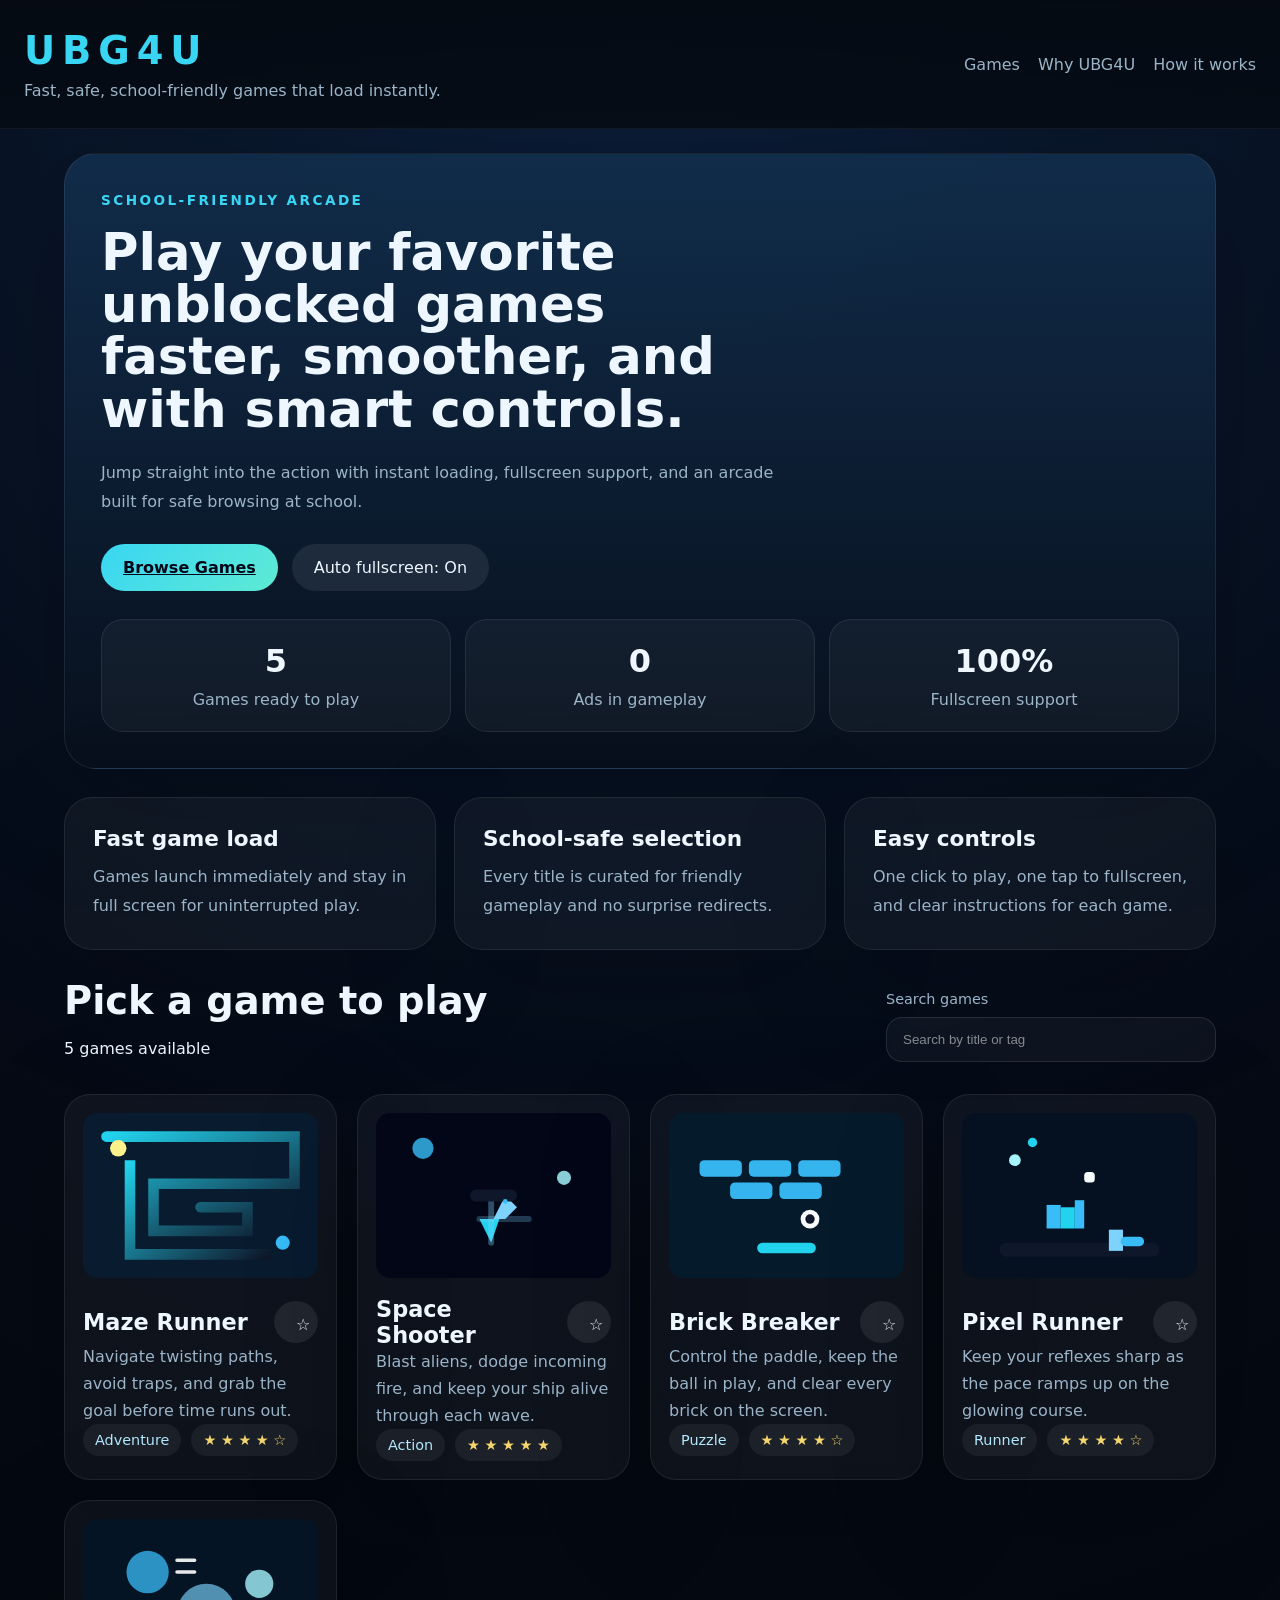
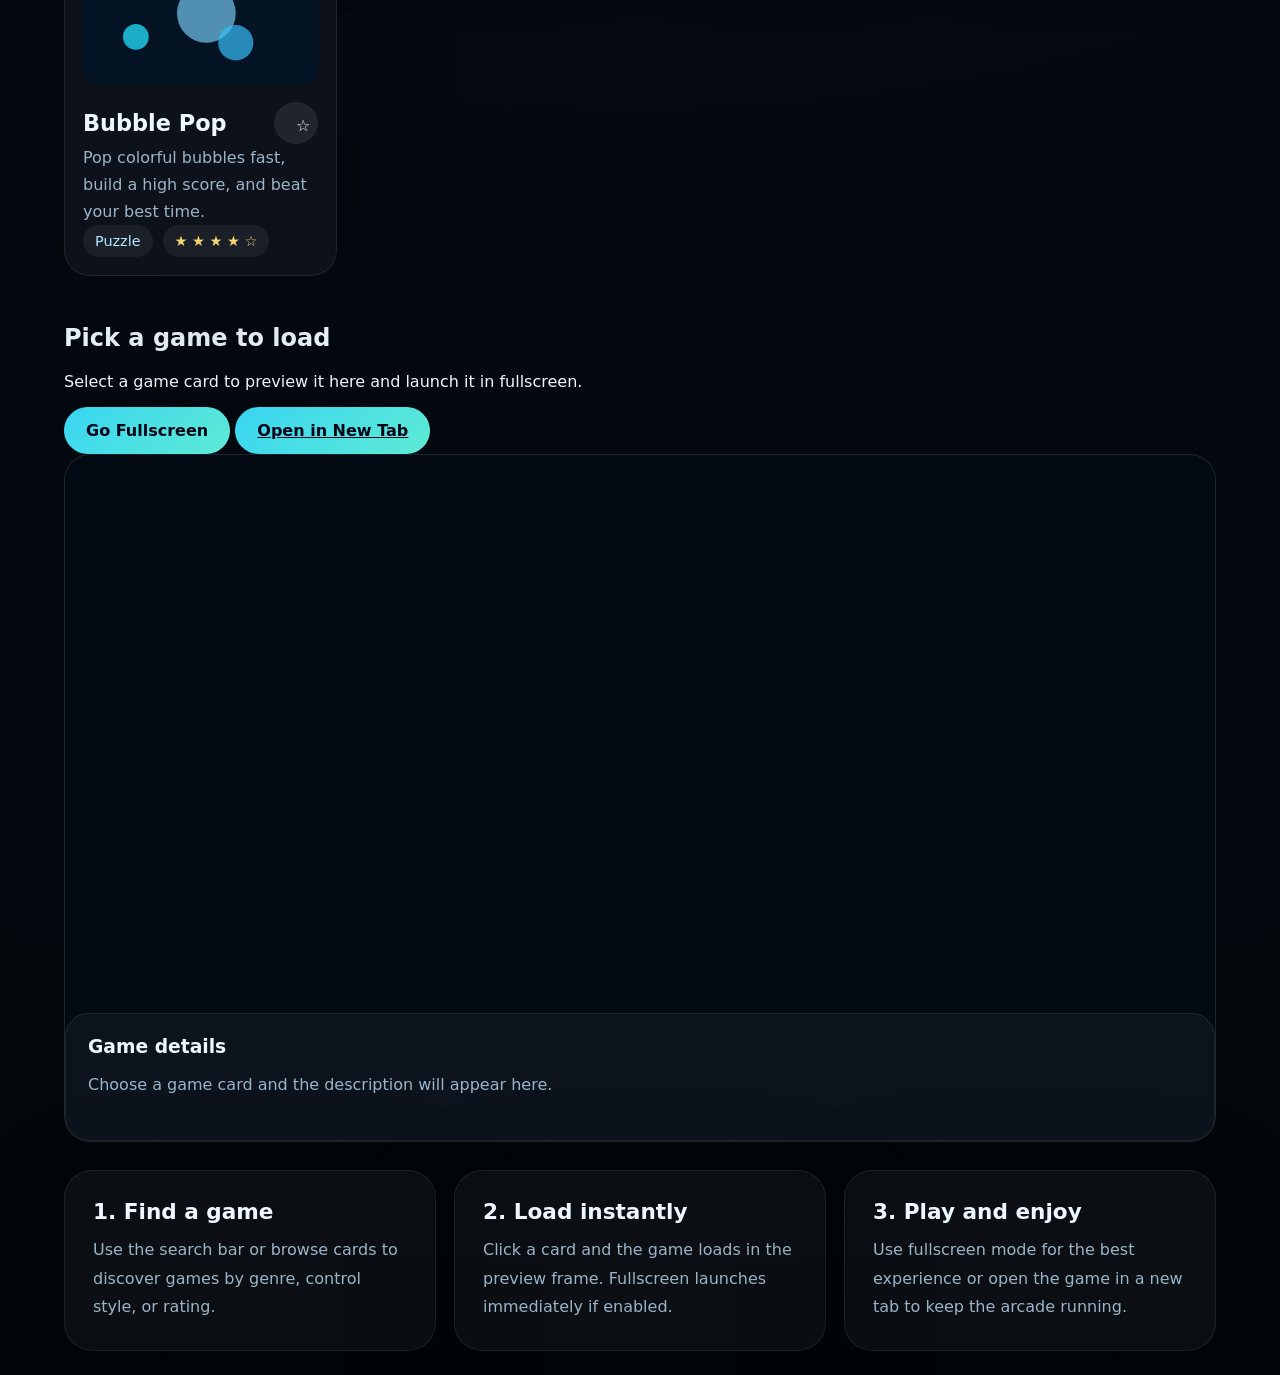
<file: index.html>
<!DOCTYPE html>
<html lang="en">
  <head>
    <meta charset="UTF-8" />
    <meta name="viewport" content="width=device-width, initial-scale=1.0" />
    <title>UBG4U Arcade</title>
    <link rel="stylesheet" href="styles.css" />
  </head>
  <body>
    <header class="site-header">
      <div class="brand">
        <span class="brand-logo">UBG4U</span>
        <p class="brand-tag">Fast, safe, school-friendly games that load instantly.</p>
      </div>
      <nav class="main-nav">
        <a href="#games">Games</a>
        <a href="#features">Why UBG4U</a>
        <a href="#howto">How it works</a>
      </nav>
    </header>

    <main class="content">
      <section class="hero">
        <div class="hero-copy">
          <span class="eyebrow">SCHOOL-FRIENDLY ARCADE</span>
          <h1>Play your favorite unblocked games faster, smoother, and with smart controls.</h1>
          <p>Jump straight into the action with instant loading, fullscreen support, and an arcade built for safe browsing at school.</p>
          <div class="hero-actions">
            <a href="#games" class="primary-btn">Browse Games</a>
            <button id="toggleAutoFullscreen" class="secondary-btn">Auto fullscreen: On</button>
          </div>
        </div>
        <div class="hero-stats">
          <div class="stat-card">
            <span class="stat-value">5</span>
            <p>Games ready to play</p>
          </div>
          <div class="stat-card">
            <span class="stat-value">0</span>
            <p>Ads in gameplay</p>
          </div>
          <div class="stat-card">
            <span class="stat-value">100%</span>
            <p>Fullscreen support</p>
          </div>
        </div>
      </section>

      <section class="features" id="features">
        <div class="feature-card">
          <h3>Fast game load</h3>
          <p>Games launch immediately and stay in full screen for uninterrupted play.</p>
        </div>
        <div class="feature-card">
          <h3>School-safe selection</h3>
          <p>Every title is curated for friendly gameplay and no surprise redirects.</p>
        </div>
        <div class="feature-card">
          <h3>Easy controls</h3>
          <p>One click to play, one tap to fullscreen, and clear instructions for each game.</p>
        </div>
      </section>

      <section class="game-hub" id="games">
        <div class="games-header">
          <div>
            <h2>Pick a game to play</h2>
            <p class="section-note" id="gameCount">5 games available</p>
          </div>
          <div class="search-group">
            <label class="search-label" for="gameSearch">Search games</label>
            <input id="gameSearch" type="search" placeholder="Search by title or tag" autocomplete="off" />
          </div>
        </div>

        <div class="cards" id="gameCards">
          <div class="game-card" data-game="games/maze-runner.html" data-title="Maze Runner" data-desc="Race through the maze with arrow keys and reach the star." data-tags="Adventure,Keyboard">
            <img class="game-thumb" src="images/maze-runner.svg" alt="Maze Runner thumbnail" />
            <div class="card-copy">
              <div class="card-title-group">
                <h3>Maze Runner</h3>
                <button class="favorite-btn" aria-label="Add Maze Runner to favorites">☆</button>
              </div>
              <p>Navigate twisting paths, avoid traps, and grab the goal before time runs out.</p>
              <div class="card-meta">
                <span class="tag">Adventure</span>
                <span class="rating">★ ★ ★ ★ ☆</span>
              </div>
            </div>
          </div>

          <div class="game-card" data-game="games/space-shooter.html" data-title="Space Shooter" data-desc="Pilot your ship, shoot enemies, and survive the waves." data-tags="Action,Mouse">
            <img class="game-thumb" src="images/space-shooter.svg" alt="Space Shooter thumbnail" />
            <div class="card-copy">
              <div class="card-title-group">
                <h3>Space Shooter</h3>
                <button class="favorite-btn" aria-label="Add Space Shooter to favorites">☆</button>
              </div>
              <p>Blast aliens, dodge incoming fire, and keep your ship alive through each wave.</p>
              <div class="card-meta">
                <span class="tag">Action</span>
                <span class="rating">★ ★ ★ ★ ★</span>
              </div>
            </div>
          </div>

          <div class="game-card" data-game="games/brick-breaker.html" data-title="Brick Breaker" data-desc="Bounce the ball, crush bricks, and stay in the game." data-tags="Puzzle,Keyboard">
            <img class="game-thumb" src="images/brick-breaker.svg" alt="Brick Breaker thumbnail" />
            <div class="card-copy">
              <div class="card-title-group">
                <h3>Brick Breaker</h3>
                <button class="favorite-btn" aria-label="Add Brick Breaker to favorites">☆</button>
              </div>
              <p>Control the paddle, keep the ball in play, and clear every brick on the screen.</p>
              <div class="card-meta">
                <span class="tag">Puzzle</span>
                <span class="rating">★ ★ ★ ★ ☆</span>
              </div>
            </div>
          </div>

          <div class="game-card" data-game="games/pixel-runner.html" data-title="Pixel Runner" data-desc="Dodge obstacles as the runner speeds down the neon track." data-tags="Runner,Keyboard">
            <img class="game-thumb" src="images/pixel-runner.svg" alt="Pixel Runner thumbnail" />
            <div class="card-copy">
              <div class="card-title-group">
                <h3>Pixel Runner</h3>
                <button class="favorite-btn" aria-label="Add Pixel Runner to favorites">☆</button>
              </div>
              <p>Keep your reflexes sharp as the pace ramps up on the glowing course.</p>
              <div class="card-meta">
                <span class="tag">Runner</span>
                <span class="rating">★ ★ ★ ★ ☆</span>
              </div>
            </div>
          </div>

          <div class="game-card" data-game="games/bubble-pop.html" data-title="Bubble Pop" data-desc="Click the bubbles before time runs out to earn points." data-tags="Puzzle,Mouse">
            <img class="game-thumb" src="images/bubble-pop.svg" alt="Bubble Pop thumbnail" />
            <div class="card-copy">
              <div class="card-title-group">
                <h3>Bubble Pop</h3>
                <button class="favorite-btn" aria-label="Add Bubble Pop to favorites">☆</button>
              </div>
              <p>Pop colorful bubbles fast, build a high score, and beat your best time.</p>
              <div class="card-meta">
                <span class="tag">Puzzle</span>
                <span class="rating">★ ★ ★ ★ ☆</span>
              </div>
            </div>
          </div>
        </div>
      </section>

      <section class="game-area">
        <div class="game-header">
          <div>
            <h2 id="selected-game">Pick a game to load</h2>
            <p class="game-subtitle">Select a game card to preview it here and launch it in fullscreen.</p>
          </div>
          <div class="action-group">
            <button id="fullscreenBtn" class="action-btn" disabled>Go Fullscreen</button>
            <a id="openTabBtn" class="action-link" href="#" target="_blank" rel="noopener noreferrer">Open in New Tab</a>
          </div>
        </div>
        <div class="game-preview" id="gameFrameContainer">
          <iframe id="gameFrame" src="" title="Game preview"></iframe>
          <div class="game-details">
            <h3>Game details</h3>
            <p id="selected-game-desc">Choose a game card and the description will appear here.</p>
            <ul class="game-info" id="selected-game-tags"></ul>
          </div>
        </div>
      </section>

      <section class="howto" id="howto">
        <div class="howto-card">
          <h3>1. Find a game</h3>
          <p>Use the search bar or browse cards to discover games by genre, control style, or rating.</p>
        </div>
        <div class="howto-card">
          <h3>2. Load instantly</h3>
          <p>Click a card and the game loads in the preview frame. Fullscreen launches immediately if enabled.</p>
        </div>
        <div class="howto-card">
          <h3>3. Play and enjoy</h3>
          <p>Use fullscreen mode for the best experience or open the game in a new tab to keep the arcade running.</p>
        </div>
      </section>
    </main>

    <script src="script.js"></script>
  </body>
</html>
</file>
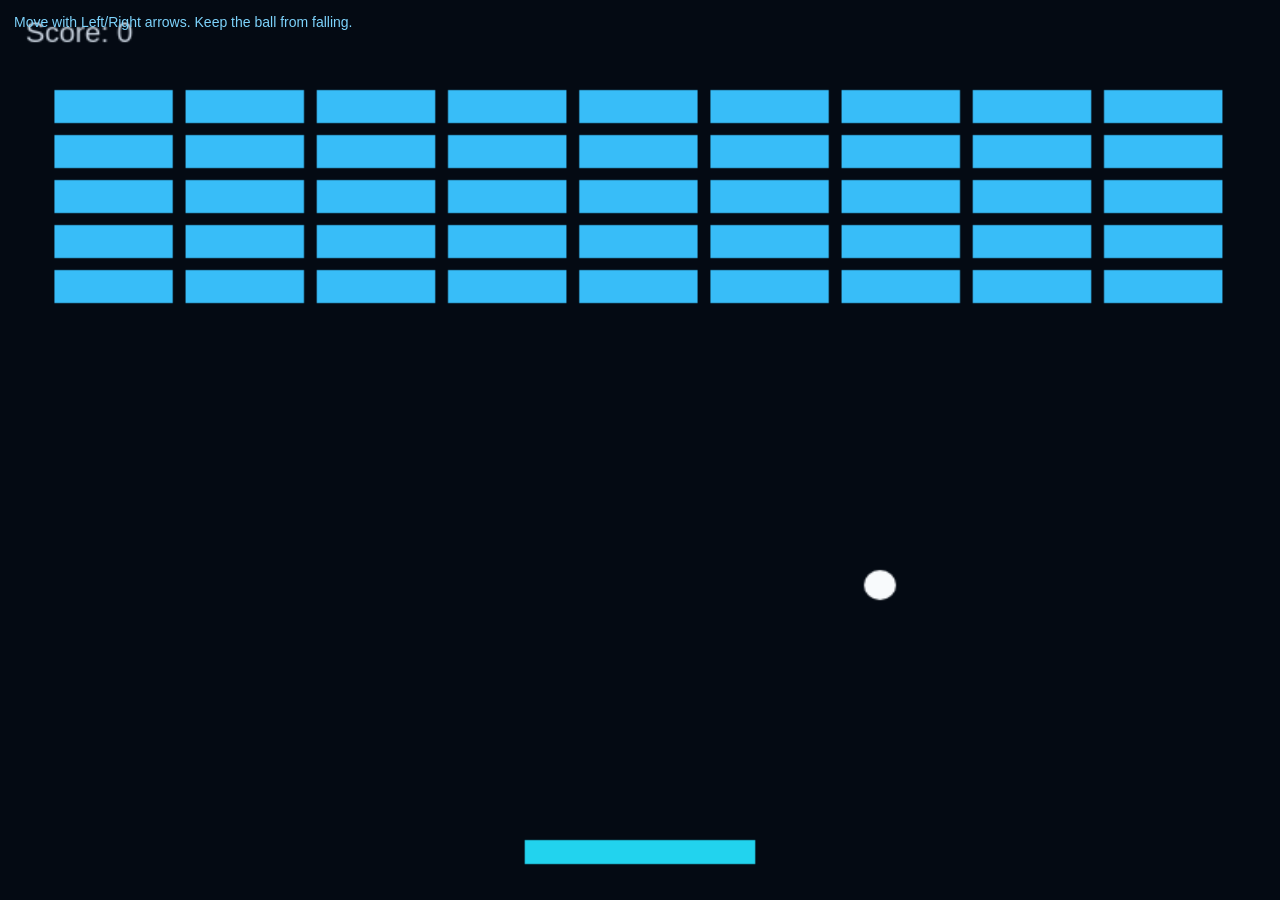
<file: games/brick-breaker.html>
<!DOCTYPE html>
<html lang="en">
  <head>
    <meta charset="UTF-8" />
    <meta name="viewport" content="width=device-width, initial-scale=1.0" />
    <title>Brick Breaker</title>
    <style>
      body {
        margin: 0;
        overflow: hidden;
        background: radial-gradient(circle at top, #081b2f 0%, #04090f 90%);
        color: #f8fafc;
        font-family: Inter, sans-serif;
      }
      #info {
        position: absolute;
        top: 14px;
        left: 14px;
        color: #7dd3fc;
        font-size: 14px;
      }
      canvas {
        display: block;
        width: 100vw;
        height: 100vh;
      }
    </style>
  </head>
  <body>
    <div id="info">Move with Left/Right arrows. Keep the ball from falling.</div>
    <canvas id="game"></canvas>
    <script>
      const canvas = document.getElementById('game');
      const ctx = canvas.getContext('2d');
      const width = 800;
      const height = 600;
      canvas.width = width;
      canvas.height = height;

      const paddle = { x: width / 2 - 72, y: height - 40, w: 144, h: 16, speed: 8 };
      const ball = { x: width / 2, y: height - 60, vx: 5, vy: -5, r: 10 };
      const bricks = [];
      const rows = 5;
      const cols = 9;
      const brickW = 74;
      const brickH = 22;
      let score = 0;
      let gameOver = false;
      let keys = {};

      for (let row = 0; row < rows; row++) {
        for (let col = 0; col < cols; col++) {
          bricks.push({ x: 34 + col * (brickW + 8), y: 60 + row * (brickH + 8), alive: true });
        }
      }

      window.addEventListener('keydown', (e) => { keys[e.key] = true; });
      window.addEventListener('keyup', (e) => { keys[e.key] = false; });

      function update() {
        if (keys.ArrowLeft) paddle.x -= paddle.speed;
        if (keys.ArrowRight) paddle.x += paddle.speed;
        paddle.x = Math.max(0, Math.min(width - paddle.w, paddle.x));

        ball.x += ball.vx;
        ball.y += ball.vy;

        if (ball.x < ball.r || ball.x > width - ball.r) ball.vx *= -1;
        if (ball.y < ball.r) ball.vy *= -1;
        if (ball.y > height - ball.r) gameOver = true;

        if (
          ball.x > paddle.x &&
          ball.x < paddle.x + paddle.w &&
          ball.y + ball.r > paddle.y &&
          ball.y - ball.r < paddle.y + paddle.h
        ) {
          ball.vy *= -1;
          ball.y = paddle.y - ball.r;
        }

        bricks.forEach((brick) => {
          if (!brick.alive) return;
          if (
            ball.x > brick.x &&
            ball.x < brick.x + brickW &&
            ball.y - ball.r < brick.y + brickH &&
            ball.y + ball.r > brick.y
          ) {
            brick.alive = false;
            ball.vy *= -1;
            score += 15;
          }
        });
      }

      function draw() {
        ctx.fillStyle = '#040a13';
        ctx.fillRect(0, 0, width, height);

        bricks.forEach((brick) => {
          if (!brick.alive) return;
          ctx.fillStyle = '#38bdf8';
          ctx.fillRect(brick.x, brick.y, brickW, brickH);
        });

        ctx.fillStyle = '#22d3ee';
        ctx.fillRect(paddle.x, paddle.y, paddle.w, paddle.h);

        ctx.fillStyle = '#f8fafc';
        ctx.beginPath();
        ctx.arc(ball.x, ball.y, ball.r, 0, Math.PI * 2);
        ctx.fill();

        ctx.fillStyle = '#cbd5e1';
        ctx.font = '18px Inter, sans-serif';
        ctx.fillText('Score: ' + score, 16, 28);

        if (gameOver) {
          ctx.fillStyle = '#fde047';
          ctx.font = '32px Inter, sans-serif';
          ctx.fillText('Game Over! Refresh to try again.', 180, height / 2);
          return;
        }

        if (bricks.every((brick) => !brick.alive)) {
          ctx.fillStyle = '#a5f3fc';
          ctx.font = '32px Inter, sans-serif';
          ctx.fillText('You cleared the wall! Refresh to play again.', 120, height / 2);
          return;
        }

        update();
        requestAnimationFrame(draw);
      }

      draw();
    </script>
  </body>
</html>
</file>
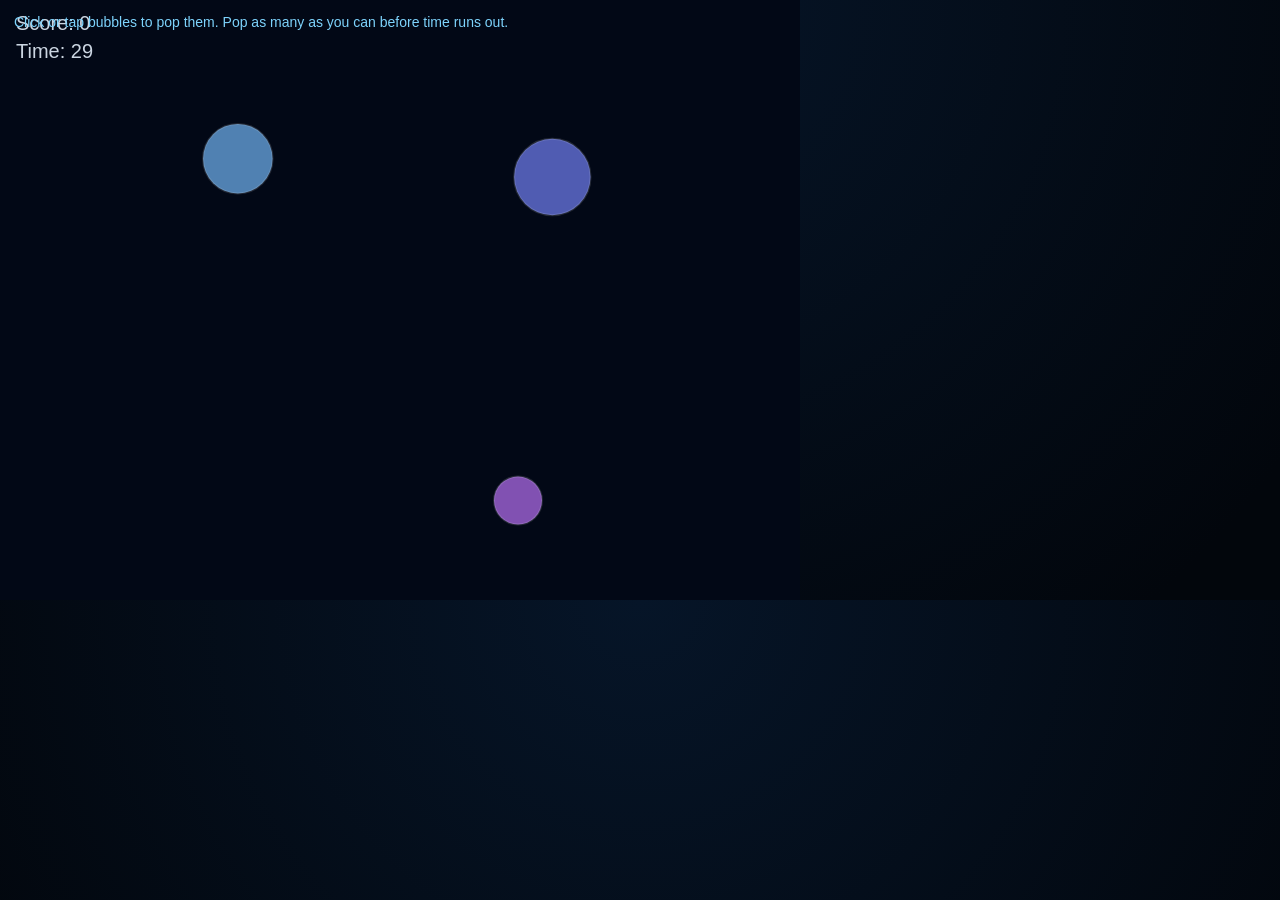
<file: games/bubble-pop.html>
<!DOCTYPE html>
<html lang="en">
  <head>
    <meta charset="UTF-8" />
    <meta name="viewport" content="width=device-width, initial-scale=1.0" />
    <title>Bubble Pop</title>
    <style>
      body {
        margin: 0;
        overflow: hidden;
        background: radial-gradient(circle at top, #061528 0%, #02060c 90%);
        color: #f8fafc;
        font-family: Inter, sans-serif;
      }
      #info {
        position: absolute;
        top: 14px;
        left: 14px;
        font-size: 14px;
        color: #7dd3fc;
      }
      canvas {
        display: block;
      }
    </style>
  </head>
  <body>
    <div id="info">Click or tap bubbles to pop them. Pop as many as you can before time runs out.</div>
    <canvas id="game"></canvas>
    <script>
      const canvas = document.getElementById('game');
      const ctx = canvas.getContext('2d');
      const width = 800;
      const height = 600;
      canvas.width = width;
      canvas.height = height;

      const bubbles = [];
      let score = 0;
      let timeLeft = 30;
      let lastSpawn = 0;
      let lastTime = Date.now();
      let active = true;

      function spawnBubble() {
        const radius = Math.random() * 22 + 18;
        bubbles.push({
          x: Math.random() * (width - radius * 2) + radius,
          y: Math.random() * (height - radius * 2) + radius + 60,
          r: radius,
          hue: Math.floor(Math.random() * 360)
        });
      }

      function updateTimer() {
        const now = Date.now();
        const delta = (now - lastTime) / 1000;
        if (!active) return;
        lastTime = now;
        timeLeft = Math.max(0, timeLeft - delta);
        if (timeLeft <= 0) active = false;
      }

      canvas.addEventListener('pointerdown', (e) => {
        if (!active) return;
        const rect = canvas.getBoundingClientRect();
        const x = ((e.clientX - rect.left) / rect.width) * width;
        const y = ((e.clientY - rect.top) / rect.height) * height;
        for (let i = bubbles.length - 1; i >= 0; i--) {
          const bubble = bubbles[i];
          const dist = Math.hypot(bubble.x - x, bubble.y - y);
          if (dist < bubble.r) {
            bubbles.splice(i, 1);
            score += Math.ceil(30 - bubble.r / 2);
            break;
          }
        }
      });

      function draw() {
        ctx.fillStyle = '#020816';
        ctx.fillRect(0, 0, width, height);

        if (active && Date.now() - lastSpawn > 700) {
          spawnBubble();
          lastSpawn = Date.now();
        }

        bubbles.forEach((bubble) => {
          ctx.fillStyle = `hsla(${bubble.hue}, 85%, 70%, 0.7)`;
          ctx.beginPath();
          ctx.arc(bubble.x, bubble.y, bubble.r, 0, Math.PI * 2);
          ctx.fill();
          ctx.strokeStyle = '#ffffff22';
          ctx.lineWidth = 2;
          ctx.stroke();
        });

        ctx.fillStyle = '#cbd5e1';
        ctx.font = '20px Inter, sans-serif';
        ctx.fillText('Score: ' + score, 16, 30);
        ctx.fillText('Time: ' + Math.ceil(timeLeft), 16, 58);

        if (!active) {
          ctx.fillStyle = '#fde047';
          ctx.font = '32px Inter, sans-serif';
          ctx.fillText('Time is up! Refresh to play again.', 100, height / 2);
          return;
        }

        updateTimer();
        requestAnimationFrame(draw);
      }

      draw();
    </script>
  </body>
</html>
</file>
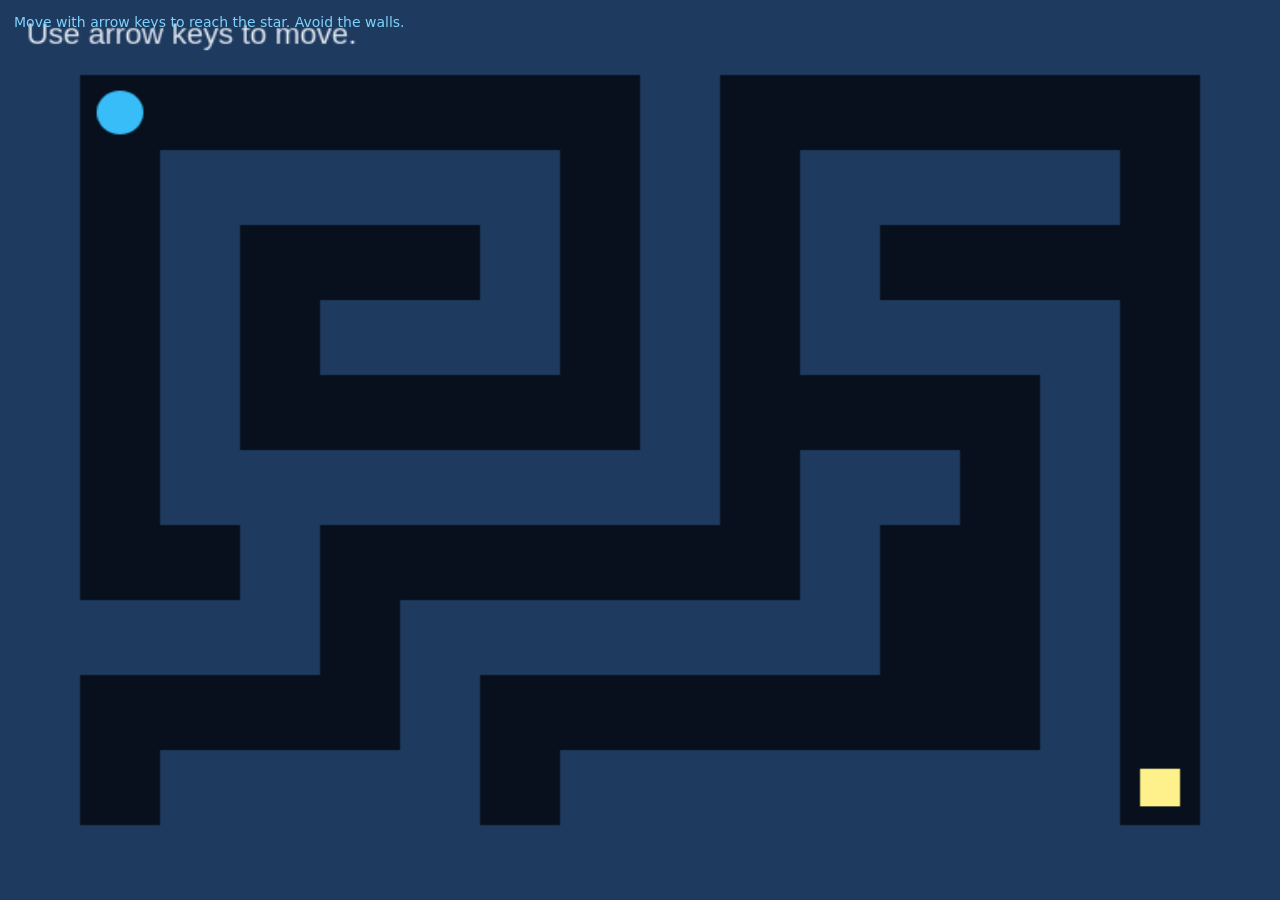
<file: games/maze-runner.html>
<!DOCTYPE html>
<html lang="en">
  <head>
    <meta charset="UTF-8" />
    <meta name="viewport" content="width=device-width, initial-scale=1.0" />
    <title>Maze Runner</title>
    <style>
      body {
        margin: 0;
        background: #0b1721;
        color: #fff;
        font-family: Inter, system-ui, sans-serif;
      }
      #info {
        position: absolute;
        top: 14px;
        left: 14px;
        font-size: 14px;
        color: #7dd3fc;
      }
      canvas {
        display: block;
        margin: 0 auto;
        width: 100vw;
        height: 100vh;
      }
    </style>
  </head>
  <body>
    <div id="info">Move with arrow keys to reach the star. Avoid the walls.</div>
    <canvas id="game"></canvas>
    <script>
      const canvas = document.getElementById('game');
      const ctx = canvas.getContext('2d');
      const rows = 12;
      const cols = 16;
      const cellSize = 48;
      canvas.width = cols * cellSize;
      canvas.height = rows * cellSize;

      const maze = [
        '1111111111111111',
        '1000000010000001',
        '1011111010111101',
        '1010001010100001',
        '1010111010111101',
        '1010000010000101',
        '1011111110110101',
        '1001000000100101',
        '1111011111100101',
        '1000010000000101',
        '1011110111111101',
        '1111111111111111'
      ];

      const player = { x: 1, y: 1 };
      const target = { x: 14, y: 10 };
      let message = '';

      window.addEventListener('keydown', (e) => {
        const moves = { ArrowUp: [0, -1], ArrowDown: [0, 1], ArrowLeft: [-1, 0], ArrowRight: [1, 0] };
        if (!moves[e.key]) return;
        const [dx, dy] = moves[e.key];
        const nextX = player.x + dx;
        const nextY = player.y + dy;
        if (maze[nextY][nextX] === '0') {
          player.x = nextX;
          player.y = nextY;
        }
        if (player.x === target.x && player.y === target.y) {
          message = 'You reached the star! Refresh to play again.';
        }
      });

      function draw() {
        ctx.fillStyle = '#07101c';
        ctx.fillRect(0, 0, canvas.width, canvas.height);

        for (let y = 0; y < rows; y++) {
          for (let x = 0; x < cols; x++) {
            if (maze[y][x] === '1') {
              ctx.fillStyle = '#1e3a5f';
              ctx.fillRect(x * cellSize, y * cellSize, cellSize, cellSize);
            }
          }
        }

        ctx.fillStyle = '#fef08a';
        ctx.fillRect(target.x * cellSize + 12, target.y * cellSize + 12, 24, 24);

        ctx.fillStyle = '#38bdf8';
        ctx.beginPath();
        ctx.arc(player.x * cellSize + cellSize / 2, player.y * cellSize + cellSize / 2, 14, 0, Math.PI * 2);
        ctx.fill();

        ctx.fillStyle = '#e2e8f0';
        ctx.font = '18px Inter, sans-serif';
        ctx.fillText('Use arrow keys to move.', 16, 28);
        if (message) {
          ctx.fillText(message, 16, 56);
        }

        requestAnimationFrame(draw);
      }

      draw();
    </script>
  </body>
</html>
</file>
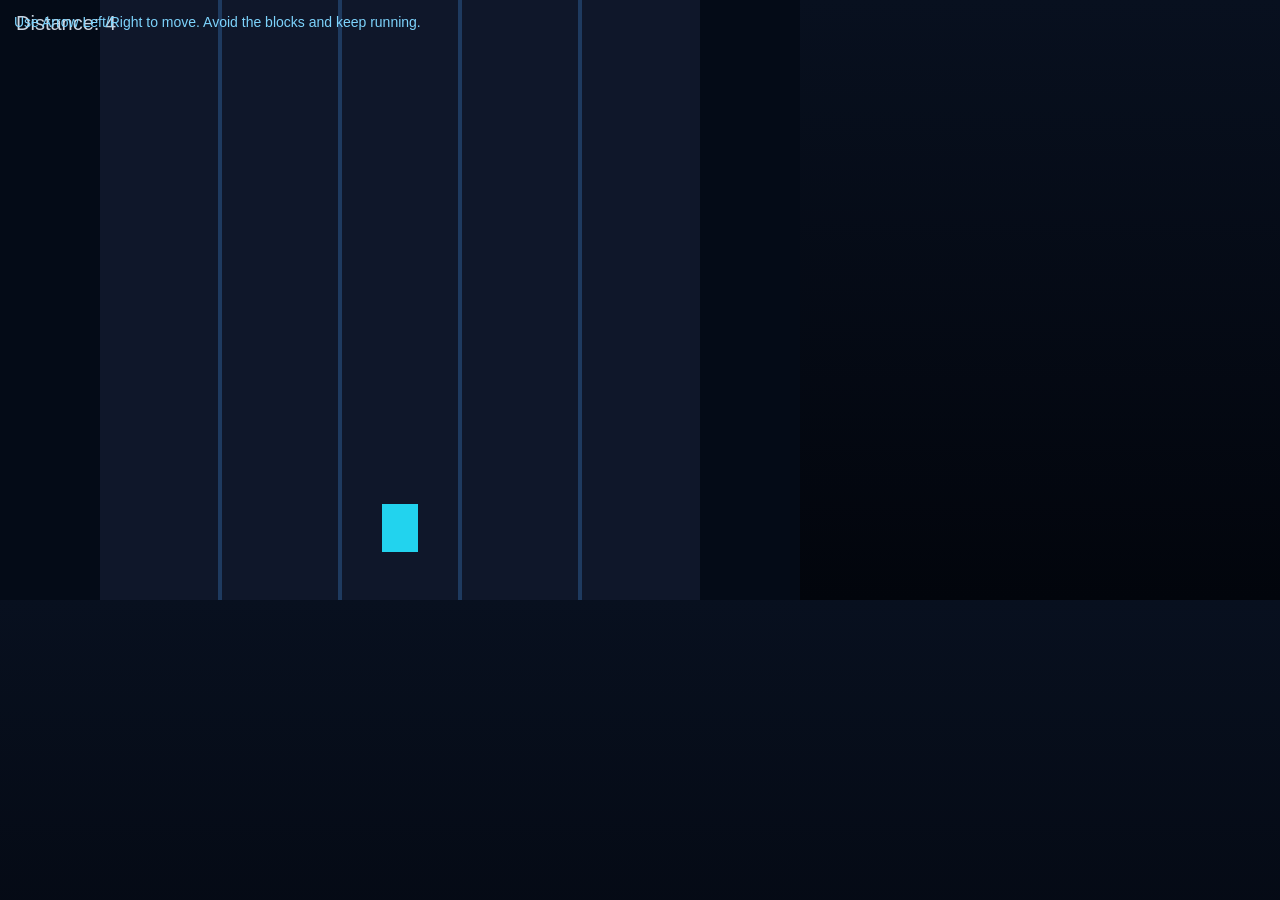
<file: games/pixel-runner.html>
<!DOCTYPE html>
<html lang="en">
  <head>
    <meta charset="UTF-8" />
    <meta name="viewport" content="width=device-width, initial-scale=1.0" />
    <title>Pixel Runner</title>
    <style>
      body {
        margin: 0;
        overflow: hidden;
        background: linear-gradient(180deg, #08101f 0%, #02050c 100%);
        color: #f8fafc;
        font-family: Inter, sans-serif;
      }
      #info {
        position: absolute;
        top: 14px;
        left: 14px;
        font-size: 14px;
        color: #7dd3fc;
      }
      canvas {
        display: block;
      }
    </style>
  </head>
  <body>
    <div id="info">Use Arrow Left/Right to move. Avoid the blocks and keep running.</div>
    <canvas id="game"></canvas>
    <script>
      const canvas = document.getElementById('game');
      const ctx = canvas.getContext('2d');
      const width = 800;
      const height = 600;
      canvas.width = width;
      canvas.height = height;

      const player = { x: width / 2 - 18, y: height - 96, w: 36, h: 48, speed: 7 };
      const lanes = [140, 260, 380, 500, 620];
      const obstacles = [];
      let keys = {};
      let score = 0;
      let gameOver = false;
      let beat = 0;

      window.addEventListener('keydown', (e) => { keys[e.key] = true; });
      window.addEventListener('keyup', (e) => { keys[e.key] = false; });

      function spawnObstacle() {
        const lane = lanes[Math.floor(Math.random() * lanes.length)];
        obstacles.push({ x: lane, y: -80, w: 60, h: 60, speed: 5 + score * 0.01 });
      }

      function update() {
        if (keys.ArrowLeft) player.x -= player.speed;
        if (keys.ArrowRight) player.x += player.speed;
        player.x = Math.max(100, Math.min(width - player.w - 100, player.x));

        beat++;
        if (beat % 90 === 0) spawnObstacle();
        if (beat % 10 === 0) score += 1;

        obstacles.forEach((obs) => {
          obs.y += obs.speed;
        });

        if (obstacles.some((obs) => {
          return (
            player.x < obs.x + obs.w &&
            player.x + player.w > obs.x &&
            player.y < obs.y + obs.h &&
            player.y + player.h > obs.y
          );
        })) {
          gameOver = true;
        }

        if (obstacles.length && obstacles[0].y > height) {
          obstacles.shift();
        }
      }

      function draw() {
        ctx.fillStyle = '#040b17';
        ctx.fillRect(0, 0, width, height);

        ctx.fillStyle = '#0f172a';
        ctx.fillRect(100, 0, 600, height);
        ctx.strokeStyle = '#1e3a5f';
        ctx.lineWidth = 4;
        for (let i = 1; i < 5; i++) {
          ctx.beginPath();
          ctx.moveTo(100 + i * 120, 0);
          ctx.lineTo(100 + i * 120, height);
          ctx.stroke();
        }

        ctx.fillStyle = '#22d3ee';
        ctx.fillRect(player.x, player.y, player.w, player.h);

        obstacles.forEach((obs) => {
          ctx.fillStyle = '#38bdf8';
          ctx.fillRect(obs.x, obs.y, obs.w, obs.h);
        });

        ctx.fillStyle = '#cbd5e1';
        ctx.font = '20px Inter, sans-serif';
        ctx.fillText('Distance: ' + score, 16, 30);

        if (gameOver) {
          ctx.fillStyle = '#fde047';
          ctx.font = '32px Inter, sans-serif';
          ctx.fillText('Game Over! Refresh to try again.', 140, height / 2);
          return;
        }

        update();
        requestAnimationFrame(draw);
      }

      draw();
    </script>
  </body>
</html>
</file>
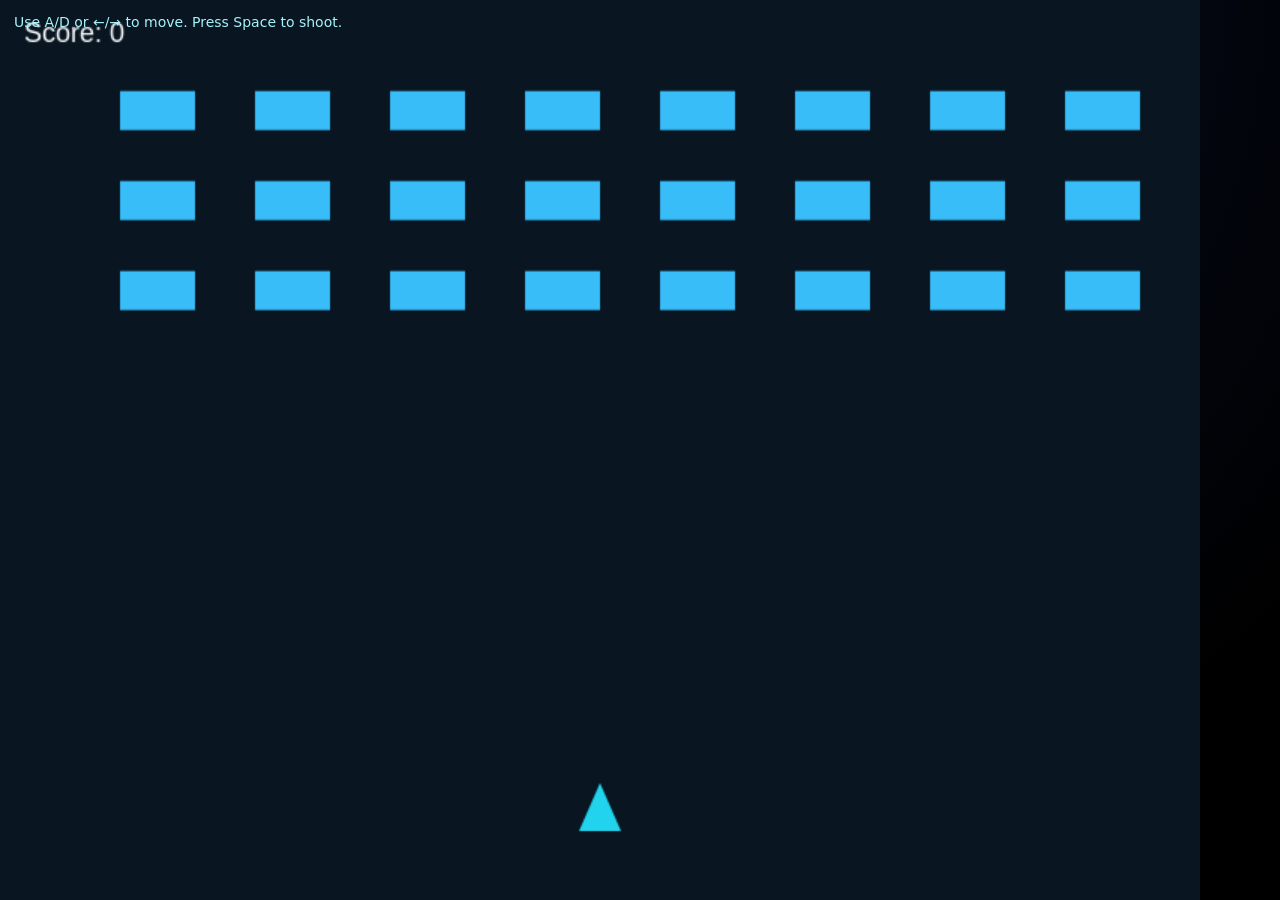
<file: games/space-shooter.html>
<!DOCTYPE html>
<html lang="en">
  <head>
    <meta charset="UTF-8" />
    <meta name="viewport" content="width=device-width, initial-scale=1.0" />
    <title>Space Shooter</title>
    <style>
      body {
        margin: 0;
        overflow: hidden;
        background: radial-gradient(circle at top, #081028 0%, #000 80%);
        color: #fff;
        font-family: Inter, system-ui, sans-serif;
      }
      #game {
        width: 100vw;
        height: 100vh;
        display: block;
        background: #020712;
      }
      #info {
        position: absolute;
        left: 14px;
        top: 14px;
        font-size: 14px;
        color: #a5f3fc;
      }
      canvas {
        display: block;
      }
    </style>
  </head>
  <body>
    <div id="info">Use A/D or ←/→ to move. Press Space to shoot.</div>
    <canvas id="game"></canvas>
    <script>
      const canvas = document.getElementById('game');
      const ctx = canvas.getContext('2d');
      const size = { width: 800, height: 600 };
      canvas.width = size.width;
      canvas.height = size.height;
      let scale = 1;

      function resize() {
        const ratio = window.innerWidth / window.innerHeight;
        const gameRatio = size.width / size.height;
        if (ratio > gameRatio) {
          scale = window.innerHeight / size.height;
        } else {
          scale = window.innerWidth / size.width;
        }
        canvas.style.width = size.width * scale + 'px';
        canvas.style.height = size.height * scale + 'px';
      }
      window.addEventListener('resize', resize);
      resize();

      const ship = { x: size.width / 2, y: size.height - 60, radius: 14, speed: 6 };
      const bullets = [];
      const enemies = [];
      let keys = {};
      let score = 0;
      let gameOver = false;

      for (let i = 0; i < 8; i++) {
        for (let j = 0; j < 3; j++) {
          enemies.push({ x: 80 + i * 90, y: 60 + j * 60, w: 50, h: 26, alive: true });
        }
      }

      window.addEventListener('keydown', (e) => {
        keys[e.key] = true;
        if (e.key === ' ' || e.key === 'Spacebar') {
          bullets.push({ x: ship.x, y: ship.y - 18, r: 5 });
        }
      });
      window.addEventListener('keyup', (e) => {
        keys[e.key] = false;
      });

      function loop() {
        ctx.clearRect(0, 0, size.width, size.height);
        ctx.fillStyle = '#091621';
        ctx.fillRect(0, 0, size.width, size.height);

        if (keys.ArrowLeft || keys.a) ship.x -= ship.speed;
        if (keys.ArrowRight || keys.d) ship.x += ship.speed;
        ship.x = Math.min(Math.max(ship.x, 24), size.width - 24);

        bullets.forEach((bullet, index) => {
          bullet.y -= 10;
          ctx.fillStyle = '#7df9ff';
          ctx.beginPath();
          ctx.arc(bullet.x, bullet.y, bullet.r, 0, Math.PI * 2);
          ctx.fill();
          if (bullet.y < -10) bullets.splice(index, 1);
        });

        enemies.forEach((enemy) => {
          if (!enemy.alive) return;
          enemy.y += 0.02;
          ctx.fillStyle = '#38bdf8';
          ctx.fillRect(enemy.x, enemy.y, enemy.w, enemy.h);
        });

        bullets.forEach((bullet, bIndex) => {
          enemies.forEach((enemy) => {
            if (!enemy.alive) return;
            if (
              bullet.x > enemy.x &&
              bullet.x < enemy.x + enemy.w &&
              bullet.y > enemy.y &&
              bullet.y < enemy.y + enemy.h
            ) {
              enemy.alive = false;
              bullets.splice(bIndex, 1);
              score += 10;
            }
          });
        });

        ctx.fillStyle = '#22d3ee';
        ctx.beginPath();
        ctx.moveTo(ship.x, ship.y - 18);
        ctx.lineTo(ship.x - 14, ship.y + 14);
        ctx.lineTo(ship.x + 14, ship.y + 14);
        ctx.closePath();
        ctx.fill();

        ctx.fillStyle = '#f8fafc';
        ctx.font = '18px Inter, sans-serif';
        ctx.fillText('Score: ' + score, 16, 28);

        if (enemies.every((enemy) => !enemy.alive)) {
          ctx.fillStyle = '#c7d2fe';
          ctx.font = '32px Inter, sans-serif';
          ctx.fillText('You Win! Reload to play again.', 170, size.height / 2);
          return;
        }

        requestAnimationFrame(loop);
      }

      loop();
    </script>
  </body>
</html>
</file>
<file: styles.css>
:root {
  --bg: #090f1a;
  --surface: #12263d;
  --surface-strong: #0e1a2c;
  --text: #eef7ff;
  --muted: #9bb4c8;
  --accent: #39d6f3;
  --accent-strong: #0b6382;
  --border: rgba(255, 255, 255, 0.08);
  --shadow: 0 35px 120px rgba(0, 0, 0, 0.18);
}

* {
  box-sizing: border-box;
}

html {
  scroll-behavior: smooth;
}

body {
  margin: 0;
  min-height: 100vh;
  font-family: Inter, ui-sans-serif, system-ui, sans-serif;
  color: var(--text);
  background: radial-gradient(circle at top, #0b1d38 0%, #050a14 42%, #020509 100%);
}

img {
  display: block;
  max-width: 100%;
}

button,
a {
  font: inherit;
}

.site-header {
  display: flex;
  flex-wrap: wrap;
  justify-content: space-between;
  align-items: center;
  gap: 18px;
  padding: 28px 24px;
  border-bottom: 1px solid rgba(255, 255, 255, 0.06);
  background: linear-gradient(180deg, rgba(5, 11, 19, 0.96), rgba(5, 11, 19, 0.88));
  position: sticky;
  top: 0;
  z-index: 1;
}

.brand-logo {
  display: inline-flex;
  align-items: flex-end;
  font-size: 2.4rem;
  letter-spacing: 0.18em;
  font-weight: 800;
  color: var(--accent);
}

.brand-tag {
  margin: 8px 0 0;
  color: var(--muted);
  max-width: 420px;
}

.main-nav {
  display: flex;
  flex-wrap: wrap;
  gap: 18px;
}

.main-nav a {
  color: var(--muted);
  text-decoration: none;
  transition: color 0.2s ease;
}

.main-nav a:hover {
  color: var(--text);
}

.content {
  max-width: 1200px;
  margin: 0 auto;
  padding: 24px;
  display: grid;
  gap: 28px;
}

.hero {
  display: grid;
  gap: 28px;
  padding: 36px;
  border-radius: 32px;
  background: linear-gradient(180deg, rgba(17, 45, 75, 0.96), rgba(8, 16, 28, 0.96));
  border: 1px solid rgba(255, 255, 255, 0.08);
  box-shadow: var(--shadow);
}

.hero-copy {
  max-width: 680px;
}

.eyebrow {
  display: inline-flex;
  align-items: center;
  gap: 8px;
  color: var(--accent);
  font-size: 0.85rem;
  font-weight: 700;
  letter-spacing: 0.18em;
  text-transform: uppercase;
  margin-bottom: 18px;
}

.hero-copy h1 {
  margin: 0;
  font-size: clamp(2.8rem, 4vw, 4.4rem);
  line-height: 1.02;
}

.hero-copy p {
  margin: 24px 0 0;
  max-width: 680px;
  color: var(--muted);
  line-height: 1.8;
}

.hero-actions {
  display: flex;
  flex-wrap: wrap;
  gap: 14px;
  margin-top: 28px;
}

.primary-btn,
.secondary-btn,
.action-btn,
.action-link,
.favorite-btn {
  border: none;
  border-radius: 999px;
  padding: 14px 22px;
  cursor: pointer;
  transition: transform 0.2s ease, opacity 0.2s ease, background-color 0.2s ease;
}

.primary-btn,
.action-btn,
.action-link {
  background: linear-gradient(135deg, var(--accent), #5eead4);
  color: #020617;
  font-weight: 700;
}

.secondary-btn {
  background: rgba(255, 255, 255, 0.08);
  color: var(--text);
}

.primary-btn:hover,
.secondary-btn:hover,
.action-btn:hover:not(:disabled),
.action-link:hover,
.favorite-btn:hover {
  transform: translateY(-2px);
}

.hero-stats {
  display: grid;
  gap: 14px;
  grid-template-columns: repeat(auto-fit, minmax(140px, 1fr));
}

.stat-card {
  background: rgba(255, 255, 255, 0.04);
  border: 1px solid rgba(255, 255, 255, 0.08);
  border-radius: 22px;
  padding: 22px;
  text-align: center;
}

.stat-value {
  display: block;
  font-size: 2rem;
  font-weight: 800;
  color: var(--text);
}

.stat-card p {
  margin: 10px 0 0;
  color: var(--muted);
}

.features,
.howto {
  display: grid;
  gap: 18px;
  grid-template-columns: repeat(auto-fit, minmax(220px, 1fr));
}

.feature-card,
.howto-card {
  background: rgba(255, 255, 255, 0.04);
  border: 1px solid rgba(255, 255, 255, 0.08);
  border-radius: 28px;
  padding: 28px;
  box-shadow: var(--shadow);
}

.feature-card h3,
.howto-card h3 {
  margin: 0 0 12px;
  font-size: 1.35rem;
}

.feature-card p,
.howto-card p {
  margin: 0;
  color: var(--muted);
  line-height: 1.8;
}

.game-hub {
  display: grid;
  gap: 20px;
}

.games-header {
  display: flex;
  flex-wrap: wrap;
  justify-content: space-between;
  gap: 18px;
  align-items: center;
}

.games-header h2 {
  margin: 0;
  font-size: clamp(2rem, 3vw, 2.8rem);
}

.search-group {
  display: grid;
  gap: 10px;
  width: min(100%, 330px);
}

.search-label {
  color: var(--muted);
  font-size: 0.9rem;
}

#gameSearch {
  width: 100%;
  padding: 14px 16px;
  border-radius: 16px;
  border: 1px solid rgba(255, 255, 255, 0.1);
  background: rgba(255, 255, 255, 0.04);
  color: var(--text);
}

#gameSearch::placeholder {
  color: rgba(255, 255, 255, 0.5);
}

.cards {
  display: grid;
  gap: 20px;
  grid-template-columns: repeat(auto-fit, minmax(250px, 1fr));
}

.game-card {
  position: relative;
  display: grid;
  gap: 18px;
  padding: 18px;
  background: rgba(255, 255, 255, 0.04);
  border: 1px solid rgba(255, 255, 255, 0.08);
  border-radius: 26px;
  box-shadow: var(--shadow);
  cursor: pointer;
  transition: transform 0.2s ease, border-color 0.2s ease, background-color 0.2s ease;
}

.game-card:hover,
.game-card:focus-visible {
  transform: translateY(-3px);
  border-color: var(--accent);
  background: rgba(12, 33, 56, 0.98);
}

.card-title-group {
  display: flex;
  align-items: center;
  justify-content: space-between;
  gap: 12px;
}

.game-card h3 {
  margin: 0;
  font-size: 1.4rem;
}

.favorite-btn {
  background: rgba(255, 255, 255, 0.08);
  color: var(--text);
  width: 42px;
  height: 42px;
  display: grid;
  place-items: center;
  border-radius: 50%;
  transition: background-color 0.2s ease, transform 0.2s ease;
}

.favorite-btn.active {
  color: #ffe48a;
  background: rgba(255, 228, 138, 0.16);
}

.favorite-btn:hover {
  background: rgba(255, 255, 255, 0.14);
}

.card-copy p {
  margin: 0;
  color: var(--muted);
  line-height: 1.7;
}

.card-meta {
  display: flex;
  flex-wrap: wrap;
  gap: 10px;
  align-items: center;
}

.tag,
.rating {
  display: inline-flex;
  align-items: center;
  gap: 8px;
  padding: 8px 12px;
  border-radius: 999px;
  color: var(--text);
  background: rgba(255, 255, 255, 0.06);
  font-size: 0.9rem;
}

.tag {
  color: #b3e8ff;
}

.rating {
  color: #f5d56d;
}

.game-preview {
  display: grid;
  gap: 18px;
}

#gameFrameContainer {
  border-radius: 26px;
  overflow: hidden;
  border: 1px solid rgba(255, 255, 255, 0.1);
  background: #040a14;
}

#gameFrame {
  width: 100%;
  min-height: 540px;
  border: none;
}

.game-details {
  padding: 22px;
  border-radius: 24px;
  background: rgba(255, 255, 255, 0.04);
  border: 1px solid rgba(255, 255, 255, 0.08);
}

.game-details h3 {
  margin: 0 0 14px;
}

.game-details p {
  margin: 0 0 18px;
  color: var(--muted);
  line-height: 1.8;
}

.game-info {
  list-style: none;
  margin: 0;
  padding: 0;
  display: flex;
  flex-wrap: wrap;
  gap: 12px;
}

.game-info li {
  display: inline-flex;
  align-items: center;
  gap: 8px;
  padding: 10px 14px;
  border-radius: 999px;
  background: rgba(255, 255, 255, 0.05);
  color: var(--text);
  font-size: 0.95rem;
}

@media (max-width: 840px) {
  .hero,
  .game-area,
  .features,
  .howto {
    padding: 24px;
  }

  .hero {
    gap: 22px;
  }

  .hero-copy h1 {
    font-size: 2.8rem;
  }
}

@media (max-width: 680px) {
  .site-header {
    justify-content: center;
    text-align: center;
  }

  .main-nav {
    justify-content: center;
  }

  .games-header,
  .action-group,
  .hero-stats {
    flex-direction: column;
    align-items: stretch;
  }

  .game-preview {
    gap: 14px;
  }

  #gameFrame {
    min-height: 420px;
  }
}
</file>
